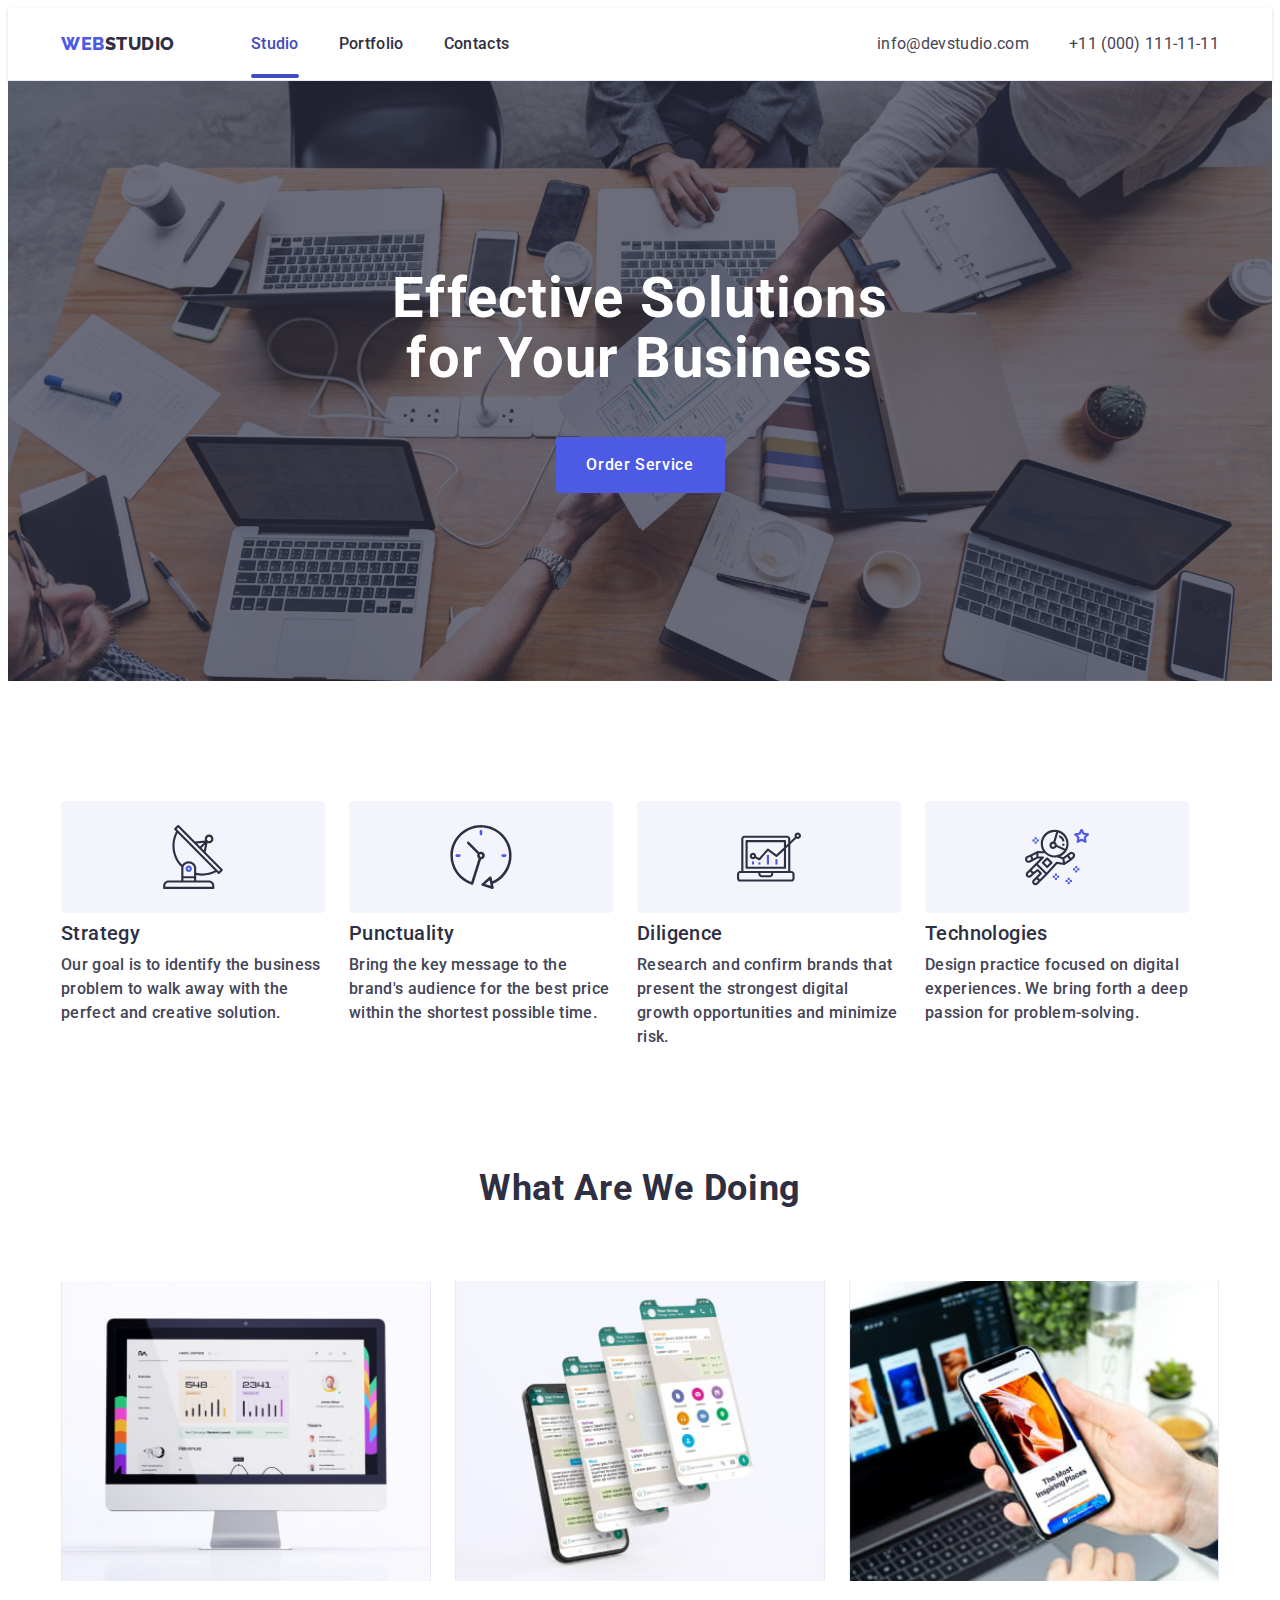
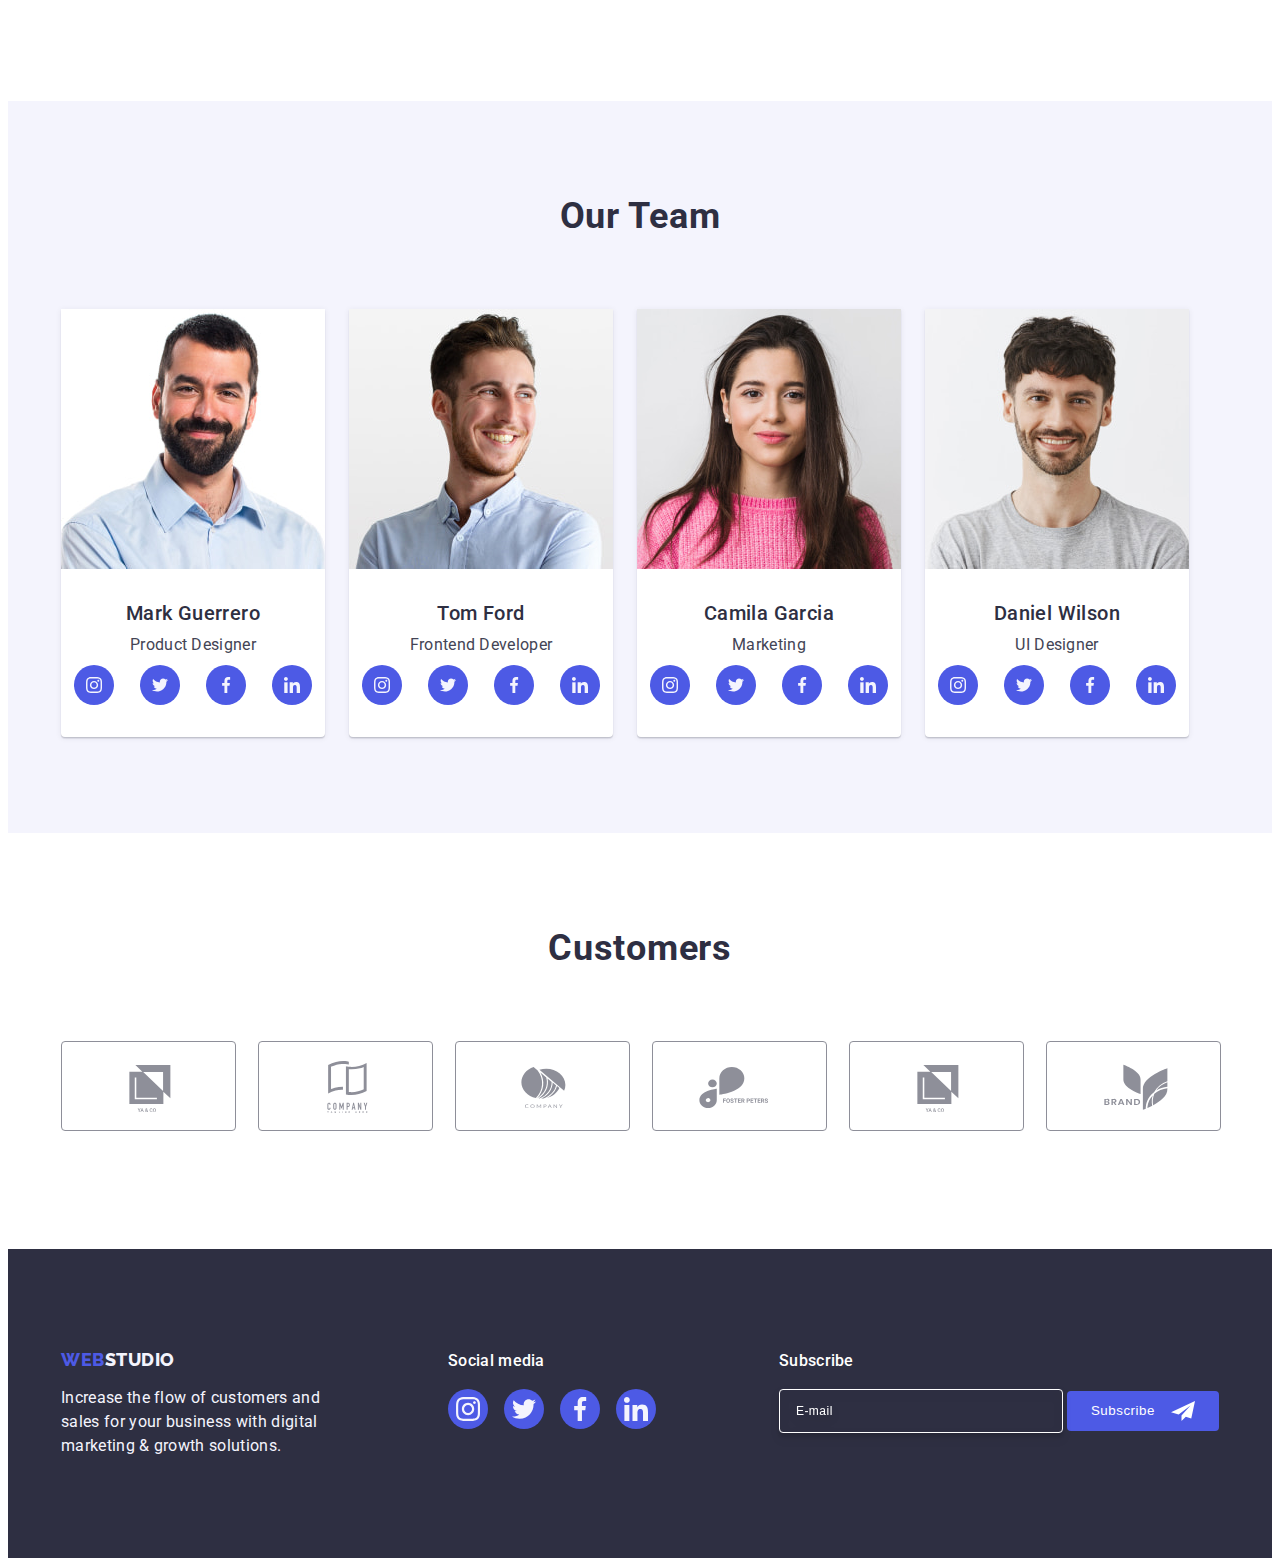
<file: index.html>
<!DOCTYPE html>
<html lang="en">

<head>
    <meta charset="UTF-8" />
    <link rel="preconnect" href="https://fonts.googleapis.com">
    <link rel="preconnect" href="https://fonts.gstatic.com" crossorigin>
    <link
        href="https://fonts.googleapis.com/css2?family=Raleway:wght@800&family=Roboto:wght@400;500;700;900&display=swap"
        rel="stylesheet">
    <meta name="viewport" content="width=device-width, initial-scale=1.0" />
    <title>Web Studio</title>
    <link rel="stylesheet" href="https://cdnjs.cloudflare.com/ajax/libs/modern-normalize/2.0.0/modern-normalize.min.css"
        integrity="sha512-4xo8blKMVCiXpTaLzQSLSw3KFOVPWhm/TRtuPVc4WG6kUgjH6J03IBuG7JZPkcWMxJ5huwaBpOpnwYElP/m6wg=="
        crossorigin="anonymous" referrerpolicy="no-referrer" />
    <link rel="stylesheet" href="./css/adaptive.css" />
</head>

<body>
    <header class="header">
        <div class="container-header container">
            <nav class="navbar">
                <a class="navbar-logo link" href="./index.html">Web<span class="navbar-span link">Studio</span></a>
                <ul class="list navbar-list">
                    <li><a class="navbar-link link current" href="./index.html">Studio</a></li>
                    <li><a class="navbar-link link" href="./portfolio.html">Portfolio</a></li>
                    <li><a class="navbar-link link" href="">Contacts</a></li>
                </ul>
                <address class="header-address">
                    <ul class="list address-list">
                        <li><a class="address-link link" href="mailto:info@devstudio.com">info@devstudio.com</a></li>
                        <li><a class="address-link link" href="tel:+110001111111">+11 (000) 111-11-11</a></li>
                    </ul>
                </address>
            </nav>

            <button class="menu-toggle js-open-menu" aria-controls="mobile-menu" aria-expanded="false">
                <svg class="icon-header-menu" width="32" height="22">
                    <use href="./images/icons.svg#icon-menu"></use>
                </svg>
            </button>
        </div>
    </header>
    <main>
        <section class="container section-solution">
            <div class=" container-solution">
                <h1 class="title-solution">Effective Solutions for Your Business</h1>
                <button class="button-solution" type="button" data-modal-open>Order Service</button>
            </div>
        </section>
        <section class="section-benefit">
            <div class="container">
                <h2 class="visually-hidden">Benefit</h2>
                <ul class="list container-benefit">
                    <li class="benefits-list">
                        <div class="benefits-icons">
                            <svg class="icon" width="64" height="64">
                                <use href="./images/icons.svg#icon-antenna"></use>
                            </svg>
                        </div>
                        <h3 class="title-benefit">Strategy</h3>
                        <p class="text-benefit">
                            Our goal is to identify the business problem to walk away with the
                            perfect and creative solution.
                        </p>
                    </li>
                    <li class="benefits-list">
                        <div class="benefits-icons">
                            <svg class="icon" width="64" height="64">
                                <use href="./images/icons.svg#icon-clock"></use>
                            </svg>
                        </div>
                        <h3 class="title-benefit">Punctuality</h3>
                        <p class="text-benefit">
                            Bring the key message to the brand's audience for the best price
                            within the shortest possible time.
                        </p>
                    </li>
                    <li class="benefits-list">
                        <div class="benefits-icons">
                            <svg class="icon" width="64" height="64">
                                <use href="./images/icons.svg#icon-diagram"></use>
                            </svg>
                        </div>
                        <h3 class="title-benefit">Diligence</h3>
                        <p class="text-benefit">
                            Research and confirm brands that present the strongest digital
                            growth opportunities and minimize risk.
                        </p>
                    </li>
                    <li class="benefits-list">
                        <div class="benefits-icons">
                            <svg class="icon" width="64" height="64">
                                <use href="./images/icons.svg#icon-astronaut"></use>
                            </svg>
                        </div>
                        <h3 class="title-benefit">Technologies</h3>
                        <p class="text-benefit">
                            Design practice focused on digital experiences. We bring forth a
                            deep passion for problem-solving.
                        </p>
                    </li>
                </ul>
            </div>
        </section>
        <section class="section-doing">
            <div class="container">
                <h2 class="title-doing">What are we doing</h2>
                <ul class="list container-doing">
                    <li class="list-doing">
                        <img srcset="./images/main_page/Rectangle.jpg 1x, ./images/main_page/Rectangle@2x.jpg 2x"
                            src="./images/main_page/Rectangle.jpg" width="360" height="300"
                            alt="White monitor with grafics" />
                    </li>
                    <li class="list-doing">
                        <img srcset="./images/main_page/Rectangle1.jpg 1x, ./images/main_page/Rectangle1@2x.jpg 2x"
                            src="./images/main_page/Rectangle1.jpg" width="360" height="300"
                            alt="Phone screen with whatsapp tabs" />
                    </li>
                    <li class="list-doing">
                        <img srcset="./images/main_page/Rectangle2.jpg 1x, ./images/main_page/Rectangle2@2x.jpg 2x"
                            src="./images/main_page/Rectangle2.jpg" width="360" height="300"
                            alt="The phone in the hands on the background of the laptop" />
                    </li>
                </ul>
            </div>
        </section>
        <section class="section-ourteam">
            <div class="container">
                <h2 class="ourteam">Our Team</h2>
                <ul class="list container-ourteam">
                    <li class="list-ourteam">
                        <img srcset="./images/main_page/Our_Team.jpg 1x, ./images/main_page/Our_Team@2x.jpg 2x"
                            src="./images/main_page/Our_Team.jpg" width="264" height="260"
                            alt="A man with a black beard" />
                        <div class="container-list-ourteam">
                            <h3 class="title-ourteam">Mark Guerrero</h3>
                            <p class="text-ourteam">Product Designer</p>
                            <ul class="list icons-list-ourteam">
                                <li class="icons-ourteam">
                                    <a class="link link-ourteam" tabindex="0" href="">
                                        <svg class="icon icon-ourteam" width="16" height="16">
                                            <use href="./images/icons.svg#icon-instagram"></use>
                                        </svg>
                                    </a>
                                </li>
                                <li class="icons-ourteam">
                                    <a class="link link-ourteam" tabindex="0" href="">
                                        <svg class="icon icon-ourteam" width="16" height="16">
                                            <use href="./images/icons.svg#icon-twitter"></use>
                                        </svg>
                                    </a>
                                </li>
                                <li class="icons-ourteam">
                                    <a class="link link-ourteam" tabindex="0" href="">
                                        <svg class="icon icon-ourteam" width="16" height="16">
                                            <use href="./images/icons.svg#icon-facebook"></use>
                                        </svg>
                                    </a>
                                </li>
                                <li class="icons-ourteam">
                                    <a class="link link-ourteam" tabindex="0" href="">
                                        <svg class="icon icon-ourteam" width="16" height="16">
                                            <use href="./images/icons.svg#icon-linkedin"></use>
                                        </svg>
                                    </a>
                                </li>
                            </ul>
                        </div>
                    </li>
                    <li class="list-ourteam">
                        <img srcset="./images/main_page/Our_Team1.jpg 1x, ./images/main_page/Our_Team1@2x.jpg 2x"
                            src="./images/main_page/Our_Team1.jpg" width="264" height="260"
                            alt="A man with a red beard" />
                        <div class="container-list-ourteam">
                            <h3 class="title-ourteam">Tom Ford</h3>
                            <p class="text-ourteam">Frontend Developer</p>
                            <ul class="list icons-list-ourteam">
                                <li class="icons-ourteam">
                                    <a class="link link-ourteam" tabindex="0" href="">
                                        <svg class="icon icon-ourteam" width="16" height="16">
                                            <use href="./images/icons.svg#icon-instagram"></use>
                                        </svg>
                                    </a>
                                </li>
                                <li class="icons-ourteam">
                                    <a class="link link-ourteam" tabindex="0" href="">
                                        <svg class="icon icon-ourteam" width="16" height="16">
                                            <use href="./images/icons.svg#icon-twitter"></use>
                                        </svg>
                                    </a>
                                </li>
                                <li class="icons-ourteam">
                                    <a class="link link-ourteam" tabindex="0" href="">
                                        <svg class="icon icon-ourteam" width="16" height="16">
                                            <use href="./images/icons.svg#icon-facebook"></use>
                                        </svg>
                                    </a>
                                </li>
                                <li class="icons-ourteam">
                                    <a class="link link-ourteam" tabindex="0" href="">
                                        <svg class="icon icon-ourteam" width="16" height="16">
                                            <use href="./images/icons.svg#icon-linkedin"></use>
                                        </svg>
                                    </a>
                                </li>
                            </ul>
                        </div>
                    </li>
                    <li class="list-ourteam">
                        <img srcset="./images/main_page/Our_Team2.jpg 1x, ./images/main_page/Our_Team2@2x.jpg 2x"
                            src="./images/main_page/Our_Team2.jpg" width="264" height="260"
                            alt="The girl in a pink sweater" />
                        <div class="container-list-ourteam">
                            <h3 class="title-ourteam">Camila Garcia</h3>
                            <p class="text-ourteam">Marketing</p>
                            <ul class="list icons-list-ourteam">
                                <li class="icons-ourteam">
                                    <a class="link link-ourteam" tabindex="0" href="">
                                        <svg class="icon icon-ourteam" width="16" height="16">
                                            <use href="./images/icons.svg#icon-instagram"></use>
                                        </svg>
                                    </a>
                                </li>
                                <li class="icons-ourteam">
                                    <a class="link link-ourteam" tabindex="0" href="">
                                        <svg class="icon icon-ourteam" width="16" height="16">
                                            <use href="./images/icons.svg#icon-twitter"></use>
                                        </svg>
                                    </a>
                                </li>
                                <li class="icons-ourteam">
                                    <a class="link link-ourteam" tabindex="0" href="">
                                        <svg class="icon icon-ourteam" width="16" height="16">
                                            <use href="./images/icons.svg#icon-facebook"></use>
                                        </svg>
                                    </a>
                                </li>
                                <li class="icons-ourteam">
                                    <a class="link link-ourteam" tabindex="0" href="">
                                        <svg class="icon icon-ourteam" width="16" height="16">
                                            <use href="./images/icons.svg#icon-linkedin"></use>
                                        </svg>
                                    </a>
                                </li>
                            </ul>
                        </div>
                    </li>
                    <li class="list-ourteam">
                        <img srcset="./images/main_page/Our_Team3.jpg 1x, ./images/main_page/Our_Team3@2x.jpg 2x"
                            src="./images/main_page/Our_Team3.jpg" width="264" height="260"
                            alt="A man with short black stubble" />
                        <div class="container-list-ourteam">
                            <h3 class="title-ourteam">Daniel Wilson</h3>
                            <p class="text-ourteam">UI Designer</p>
                            <ul class="list icons-list-ourteam">
                                <li class="icons-ourteam">
                                    <a class="link link-ourteam" tabindex="0" href="">
                                        <svg class="icon icon-ourteam" width="16" height="16">
                                            <use href="./images/icons.svg#icon-instagram"></use>
                                        </svg>
                                    </a>
                                </li>
                                <li class="icons-ourteam">
                                    <a class="link link-ourteam" tabindex="0" href="">
                                        <svg class="icon icon-ourteam" width="16" height="16">
                                            <use href="./images/icons.svg#icon-twitter"></use>
                                        </svg>
                                    </a>
                                </li>
                                <li class="icons-ourteam">
                                    <a class="link link-ourteam" tabindex="0" href="">
                                        <svg class="icon icon-ourteam" width="16" height="16">
                                            <use href="./images/icons.svg#icon-facebook"></use>
                                        </svg>
                                    </a>
                                </li>
                                <li class="icons-ourteam">
                                    <a class="link link-ourteam" tabindex="0" href="">
                                        <svg class="icon icon-ourteam" width="16" height="16">
                                            <use href="./images/icons.svg#icon-linkedin"></use>
                                        </svg>
                                    </a>
                                </li>
                            </ul>
                        </div>
                    </li>
                </ul>
            </div>
        </section>
        <section class="customers">
            <div class="container">
                <h2 class="customers-text">Customers</h2>
                <ul class="list customers-list">
                    <li class="list-customers">
                        <a href="" class="link link-customers">
                            <svg class="icon icon-customers" width="104" height="56">
                                <use href="./images/icons.svg#icon-Cust1"></use>
                            </svg>
                        </a>
                    </li>
                    <li class="list-customers">
                        <a href="" class="link link-customers">
                            <svg class="icon icon-customers" width="104" height="56">
                                <use href="./images/icons.svg#icon-Cust2"></use>
                            </svg>
                        </a>
                    </li>
                    <li class="list-customers">
                        <a href="" class="link link-customers">
                            <svg class="icon icon-customers" width="104" height="56">
                                <use href="./images/icons.svg#icon-Cust3"></use>
                            </svg>
                        </a>
                    </li>
                    <li class="list-customers">
                        <a href="" class="link link-customers">
                            <svg class="icon icon-customers" width="104" height="56">
                                <use href="./images/icons.svg#icon-Cust4"></use>
                            </svg>
                        </a>
                    </li>
                    <li class="list-customers">
                        <a href="" class="link link-customers">
                            <svg class="icon icon-customers" width="104" height="56">
                                <use href="./images/icons.svg#icon-Cust1"></use>
                            </svg>
                        </a>
                    </li>
                    <li class="list-customers">
                        <a href="" class="link link-customers">
                            <svg class="icon icon-customers" width="104" height="56">
                                <use href="./images/icons.svg#icon-Cust5"></use>
                            </svg>
                        </a>
                    </li>
                </ul>
            </div>
        </section>
    </main>
    <footer class="footer">
        <div class="container footer-container">
            <div class="footer-left">
                <a class="footer-logo link" href="./index.html">Web<span class="footer-span link">Studio</span></a>
                <p class="footer-text">
                    Increase the flow of customers and sales for your business with digital
                    marketing & growth solutions.
                </p>
            </div>
            <div class="footer-social">
                <p class="social-text">Social media</p>
                <ul class="list icons-list-ourteam footer-list">
                    <li class="icons-ourteam footer-fix">
                        <a class="link link-ourteam footer-social-link" tabindex="0" href="">
                            <svg class="icon icon-ourteam" width="24" height="24">
                                <use href="./images/icons.svg#icon-instagram"></use>
                            </svg>
                        </a>
                    </li>
                    <li class="icons-ourteam footer-fix">
                        <a class="link link-ourteam footer-social-link" tabindex="0" href="">
                            <svg class="icon icon-ourteam" width="24" height="24">
                                <use href="./images/icons.svg#icon-twitter"></use>
                            </svg>
                        </a>
                    </li>
                    <li class="icons-ourteam footer-fix">
                        <a class="link link-ourteam footer-social-link" tabindex="0" href="">
                            <svg class="icon icon-ourteam" width="24" height="24">
                                <use href="./images/icons.svg#icon-facebook"></use>
                            </svg>
                        </a>
                    </li>
                    <li class="icons-ourteam footer-fix">
                        <a class="link link-ourteam footer-social-link" tabindex="0" href="">
                            <svg class="icon icon-ourteam" width="24" height="24">
                                <use href="./images/icons.svg#icon-linkedin"></use>
                            </svg>
                        </a>
                    </li>
                </ul>
            </div>
            <div class="footer-subscribe">
                <p class="social-text">Subscribe</p>
                <form class="footer-form" name="Subscribe_footer" autocomplete="off">
                    <label class="subscribe-footer-label">
                        <input class="form-input-footer" type="email" name="subscribe" placeholder="E-mail" />
                    </label>
                    <button class="footer-button" type="submit">
                        Subscribe
                        <svg class="icon icon-footer" width="24" height="24">
                            <use href="./images/icons.svg#icon-Subscribe"></use>
                        </svg>
                    </button>
                </form>
            </div>
        </div>
    </footer>
    <div data-modal class="modal-container is-hidden">
        <div class="modal">
            <button class="modal-button" type="button" data-modal-close>
                <svg class="icon modal-icon" width="8" height="8">
                    <use href="./images/icons.svg#icon-close-black"></use>
                </svg>
            </button>
            <p class="modal-paragraph">Leave your contacts and we will call you back</p>
            <form class="form-container">
                <div class="modal-inputs">
                    <label for="user-name" class="label-name">
                        Name
                    </label>
                    <div class="name-container">
                        <input id='user-name' type="text" name="user-name" class="input-name">
                        <svg width="18" height="24" class="person-icon-svg">
                            <use href="./images/icons.svg#icon-person-black"></use>
                        </svg>
                    </div>
                </div>

                <div class="modal-inputs">
                    <label for="user-phone" class="label-name">
                        Phone
                    </label>
                    <div class="name-container">
                        <input id='user-phone' type="text" name="user-phone" class="input-name">
                        <svg width="18" height="24" class="person-icon-svg">
                            <use href="./images/icons.svg#icon-phone-black"></use>
                        </svg>
                    </div>
                </div>

                <div class="modal-inputs">
                    <label for="user-email" class="label-name">
                        Email
                    </label>
                    <div class="name-container">
                        <input id='user-email' type="text" name="user-email" class="input-name">
                        <svg width="18" height="24" class="person-icon-svg">
                            <use href="./images/icons.svg#icon-email-black"></use>
                        </svg>
                    </div>
                </div>

                <div class="comment-input">
                    <label for="user-comment" class="label-name">
                        Comment
                    </label>
                    <textarea name="user-comment" id="user-comment" placeholder="Text input"
                        class="comment-text"></textarea>
                </div>
                <div class="accept-privat">
                    <input type="checkbox" name="user-privacy" id="user-privacy" value="true"
                        class="accept-input visually-hidden">
                    <label for="user-privacy" class="accept-label">

                        <span class="accept-span">
                            <svg width="10" height="8" class="svg-accept">
                                <use href="./images/icons.svg#icon-vector"></use>
                            </svg>
                        </span>
                        I accept the terms and conditions of the
                        <a href="" class="privacy-text">Privacy Policy</a>
                    </label>
                </div>
                <button class="modal-send" type="submit">Send</button>
            </form>
        </div>
    </div>
    <div class="menu-container js-menu-container" id="mobile-menu">
        <button class="menu-toggle js-close-menu">
            <svg class="modal-icon icon" width="8" height="8">
                <use href="./images/icons.svg#icon-close-black"></use>
            </svg>
        </button>
        <div class="mobile-container">
            <ul class="list mobile-menu">
                <li><a href="./index.html" class="link-mobile-menu current-mobile link">Studio</a></li>
                <li><a href="./portfolio.html" class="link-mobile-menu link">Portfolio</a></li>
                <li><a href="" class="link-mobile-menu link">Contacts</a></li>
            </ul>
            <address class="adress-mobile">
                <ul class="list adress-mobile-list">
                    <li><a class="address-mobile-phone link" href="tel:+110001111111">+11 (000) 111-11-11</a></li>
                    <li><a class="address-mobile-mail link" href="mailto:info@devstudio.com">info@devstudio.com</a></li>
                </ul>
            </address>
            <ul class="list mobile-social-list">
                <li class="icons-ourteam footer-fix">
                    <a class="link link-ourteam footer-social-link" tabindex="0" href="">
                        <svg class="icon icon-ourteam" width="24" height="24">
                            <use href="./images/icons.svg#icon-instagram"></use>
                        </svg>
                    </a>
                </li>
                <li class="icons-ourteam footer-fix">
                    <a class="link link-ourteam footer-social-link" tabindex="0" href="">
                        <svg class="icon icon-ourteam" width="24" height="24">
                            <use href="./images/icons.svg#icon-twitter"></use>
                        </svg>
                    </a>
                </li>
                <li class="icons-ourteam footer-fix">
                    <a class="link link-ourteam footer-social-link" tabindex="0" href="">
                        <svg class="icon icon-ourteam" width="24" height="24">
                            <use href="./images/icons.svg#icon-facebook"></use>
                        </svg>
                    </a>
                </li>
                <li class="icons-ourteam footer-fix">
                    <a class="link link-ourteam footer-social-link" tabindex="0" href="">
                        <svg class="icon icon-ourteam" width="24" height="24">
                            <use href="./images/icons.svg#icon-linkedin"></use>
                        </svg>
                    </a>
                </li>
            </ul>
        </div>
    </div>
    <script src="./js/modal.js"></script>
    <script defer src="js/mobile-menu.js"></script>
</body>

</html>
</file>
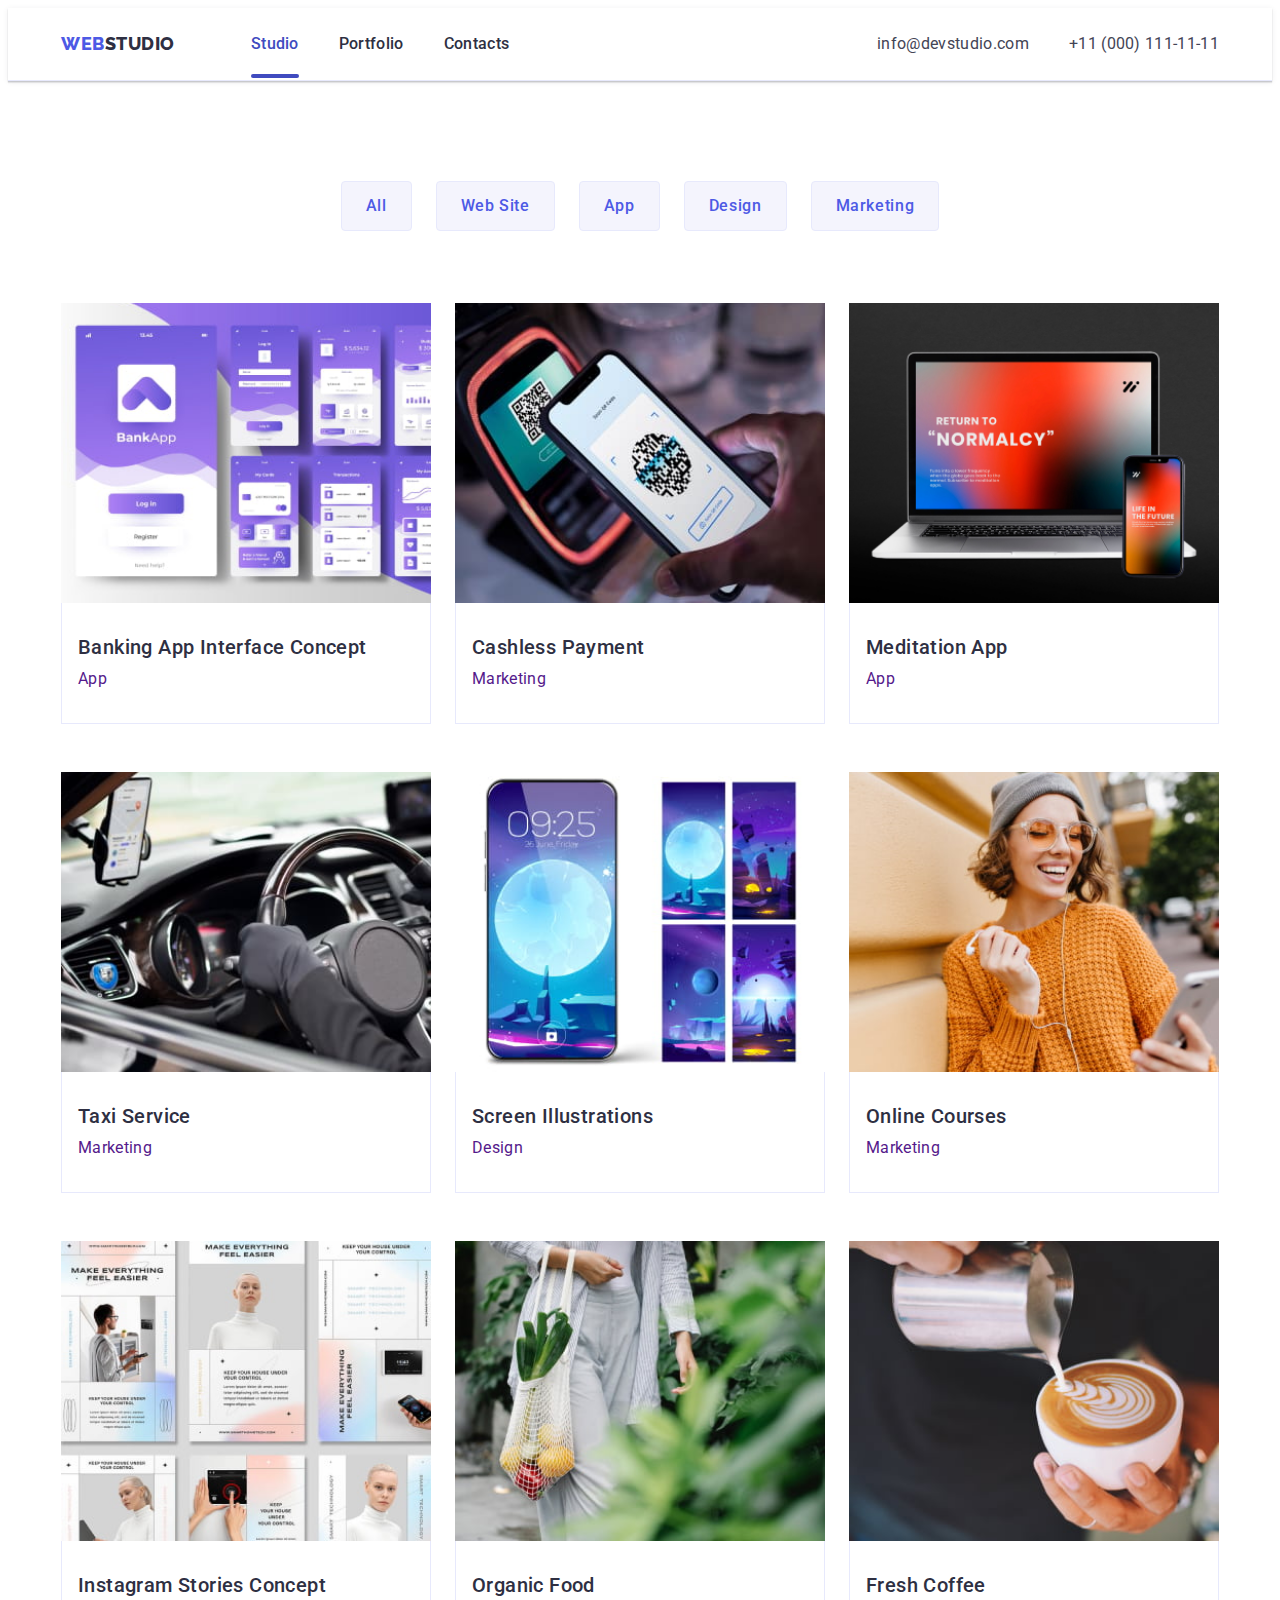
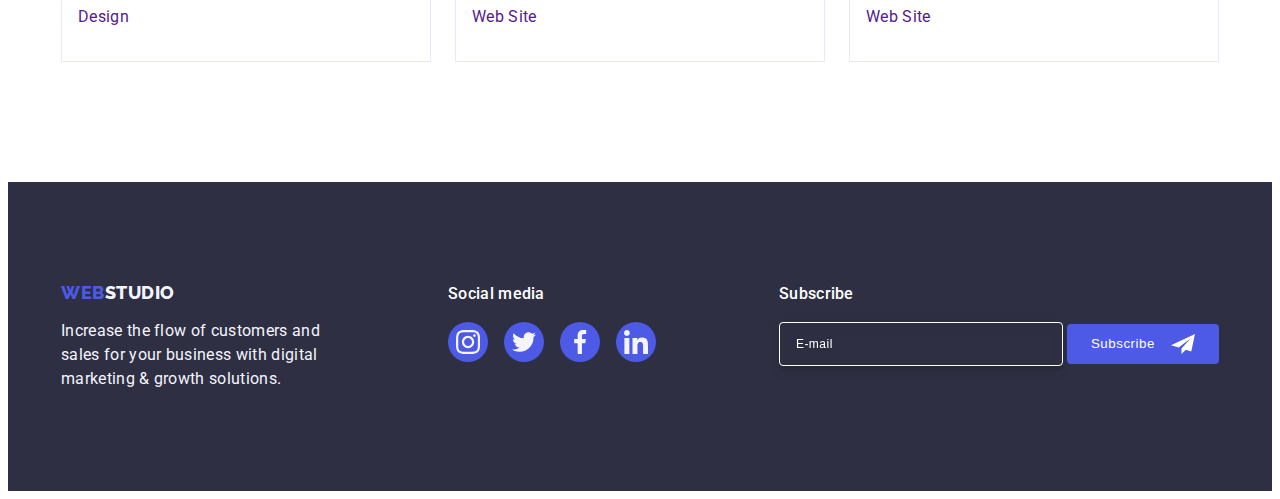
<file: portfolio.html>
<!DOCTYPE html>
<html lang="en">

<head>
    <meta charset="UTF-8">
    <link rel="preconnect" href="https://fonts.googleapis.com">
    <link rel="preconnect" href="https://fonts.gstatic.com" crossorigin>
    <link
        href="https://fonts.googleapis.com/css2?family=Raleway:wght@800&family=Roboto:wght@400;500;700;900&display=swap"
        rel="stylesheet">
    <meta name="viewport" content="width=device-width, initial-scale=1.0">
    <title>Portfolio</title>
    <link rel="stylesheet" href="https://cdnjs.cloudflare.com/ajax/libs/modern-normalize/2.0.0/modern-normalize.min.css"
        integrity="sha512-4xo8blKMVCiXpTaLzQSLSw3KFOVPWhm/TRtuPVc4WG6kUgjH6J03IBuG7JZPkcWMxJ5huwaBpOpnwYElP/m6wg=="
        crossorigin="anonymous" referrerpolicy="no-referrer" />
    <link rel="stylesheet" href="./css/adaptive.css" />
</head>

<body>
    <header class="header">
        <div class="container-header container">
            <nav class="navbar">
                <a class="navbar-logo link" href="./index.html">Web<span class="navbar-span link">Studio</span></a>
                <ul class="list navbar-list">
                    <li><a class="navbar-link link current" href="./index.html">Studio</a></li>
                    <li><a class="navbar-link link" href="./portfolio.html">Portfolio</a></li>
                    <li><a class="navbar-link link" href="">Contacts</a></li>
                </ul>
                <address class="header-address">
                    <ul class="list address-list">
                        <li><a class="address-link link" href="mailto:info@devstudio.com">info@devstudio.com</a></li>
                        <li><a class="address-link link" href="tel:+110001111111">+11 (000) 111-11-11</a></li>
                    </ul>
                </address>
            </nav>

            <button class="menu-toggle js-open-menu" aria-controls="mobile-menu" aria-expanded="false">
                <svg class="icon-header-menu" width="32" height="22">
                    <use href="./images/icons.svg#icon-menu"></use>
                </svg>
            </button>
        </div>
    </header>



    <main>
        <section class="portfolio-section">
            <div class="container">
                <h1 class="visually-hidden">Portfolio</h1>
                <ul class="list button-list-portfolio">
                    <li class=""><button class="portfolio-button" type="button">All</button></li>
                    <li class=""><button class="portfolio-button" type="button">Web Site</button>
                    </li>
                    <li class=""><button class="portfolio-button" type="button">App</button></li>
                    <li class=""><button class="portfolio-button" type="button">Design</button>
                    </li>
                    <li class=""><button class="portfolio-button" type="button">Marketing</button>
                    </li>
                </ul>
                <ul class="list portfolio-aplication">
                    <li class="aplication-list">
                        <a class="link link-portfolio" href="">
                            <div class="aplication-slide">
                                <img srcset="./images/portfolio/im1.jpg 1x, ./images/portfolio/im1@2x.jpg 2x"
                                    src="./images/portfolio/im1.jpg" width="360" height="300"
                                    alt="banking application on the phone" />
                                <p class="hidden-paragraph">
                                    14 Stylish and User-Friendly App Design Concepts · Task
                                    Manager App · Calorie Tracker App · Exotic Fruit Ecommerce App ·
                                    Cloud Storage App
                                </p>
                            </div>
                            <div class="aplication">
                                <h2 class="portfolio-title">Banking App Interface Concept</h2>
                                <p class="portfolio-text">App</p>
                            </div>
                        </a>
                    </li>
                    <li class="aplication-list">
                        <a class="link link-portfolio" href="">
                            <div class="aplication-slide">
                                <img srcset="./images/portfolio/im2.jpg 1x, ./images/portfolio/im2@2x.jpg 2x"
                                    src="./images/portfolio/im2.jpg" width="360" height="300"
                                    alt="reading the QR code for payment" />
                                <p class="hidden-paragraph">
                                    14 Stylish and User-Friendly App Design Concepts · Task
                                    Manager App · Calorie Tracker App · Exotic Fruit Ecommerce App ·
                                    Cloud Storage App
                                </p>
                            </div>
                            <div class="aplication">
                                <h2 class="portfolio-title">Cashless Payment</h2>
                                <p class="portfolio-text">Marketing</p>
                            </div>
                        </a>
                    </li>
                    <li class="aplication-list">
                        <a class="link link-portfolio" href="">
                            <div class="aplication-slide">
                                <img srcset="./images/portfolio/im3.jpg 1x, ./images/portfolio/im3@2x.jpg 2x"
                                    src="./images/portfolio/im3.jpg" width="360" height="300"
                                    alt="laptop and smartphone on a black background" />
                                <p class="hidden-paragraph">
                                    14 Stylish and User-Friendly App Design Concepts · Task
                                    Manager App · Calorie Tracker App · Exotic Fruit Ecommerce App ·
                                    Cloud Storage App
                                </p>
                            </div>
                            <div class="aplication">
                                <h2 class="portfolio-title">Meditation App</h2>
                                <p class="portfolio-text">App</p>
                            </div>
                        </a>
                    </li>
                    <li class="aplication-list">
                        <a class="link link-portfolio" href="">
                            <div class="aplication-slide">
                                <img srcset="./images/portfolio/im4.jpg 1x, ./images/portfolio/im4@2x.jpg 2x"
                                    src="./images/portfolio/im4.jpg" width="360" height="300"
                                    alt="using navigation while driving" />
                                <p class="hidden-paragraph">
                                    14 Stylish and User-Friendly App Design Concepts · Task
                                    Manager App · Calorie Tracker App · Exotic Fruit Ecommerce App ·
                                    Cloud Storage App
                                </p>
                            </div>
                            <div class="aplication">
                                <h2 class="portfolio-title">Taxi Service</h2>
                                <p class="portfolio-text">Marketing</p>
                            </div>
                        </a>
                    </li>
                    <li class="aplication-list">
                        <a class="link link-portfolio" href="">
                            <div class="aplication-slide">
                                <img srcset="./images/portfolio/im5.jpg 1x, ./images/portfolio/im5@2x.jpg 2x"
                                    src="./images/portfolio/im5.jpg" width="360" height="300"
                                    alt="change phone wallpaper" />
                                <p class="hidden-paragraph">
                                    14 Stylish and User-Friendly App Design Concepts · Task
                                    Manager App · Calorie Tracker App · Exotic Fruit Ecommerce App ·
                                    Cloud Storage App
                                </p>
                            </div>
                            <div class="aplication">
                                <h2 class="portfolio-title">Screen Illustrations</h2>
                                <p class="portfolio-text">Design</p>
                            </div>
                        </a>
                    </li>
                    <li class="aplication-list">
                        <a class="link link-portfolio" href="">
                            <div class="aplication-slide">
                                <img srcset="./images/portfolio/im6.jpg 1x, ./images/portfolio/im6@2x.jpg 2x"
                                    src="./images/portfolio/im6.jpg" width="360" height="300"
                                    alt="the girl is talking on a video call from the phone" />
                                <p class="hidden-paragraph">
                                    14 Stylish and User-Friendly App Design Concepts · Task
                                    Manager App · Calorie Tracker App · Exotic Fruit Ecommerce App ·
                                    Cloud Storage App
                                </p>
                            </div>
                            <div class="aplication">
                                <h2 class="portfolio-title">Online Courses</h2>
                                <p class="portfolio-text">Marketing</p>
                            </div>
                        </a>
                    </li>
                    <li class="aplication-list">
                        <a class="link link-portfolio" href="">
                            <div class="aplication-slide">
                                <img srcset="./images/portfolio/im7.jpg 1x, ./images/portfolio/im7@2x.jpg 2x"
                                    src="./images/portfolio/im7.jpg" width="360" height="300"
                                    alt="using a smart home app" />
                                <p class="hidden-paragraph">
                                    14 Stylish and User-Friendly App Design Concepts · Task
                                    Manager App · Calorie Tracker App · Exotic Fruit Ecommerce App ·
                                    Cloud Storage App
                                </p>
                            </div>
                            <div class="aplication">
                                <h2 class="portfolio-title">Instagram Stories Concept</h2>
                                <p class="portfolio-text">Design</p>
                            </div>
                        </a>
                    </li>
                    <li class="aplication-list">
                        <a class="link link-portfolio" href="">
                            <div class="aplication-slide">
                                <img srcset="./images/portfolio/im8.jpg 1x, ./images/portfolio/im8@2x.jpg 2x"
                                    src="./images/portfolio/im8.jpg" width="360" height="300"
                                    alt="a woman leaves with bought vegetables" />
                                <p class="hidden-paragraph">
                                    14 Stylish and User-Friendly App Design Concepts · Task
                                    Manager App · Calorie Tracker App · Exotic Fruit Ecommerce App ·
                                    Cloud Storage App
                                </p>
                            </div>
                            <div class="aplication">
                                <h2 class="portfolio-title">Organic Food</h2>
                                <p class="portfolio-text">Web Site</p>
                            </div>
                        </a>
                    </li>
                    <li class="aplication-list">
                        <a class="link link-portfolio" href="">
                            <div class="aplication-slide">
                                <img srcset="./images/portfolio/im9.jpg 1x, ./images/portfolio/im9@2x.jpg 2x"
                                    src="./images/portfolio/im9.jpg" width="360" height="300"
                                    alt="the barista makes a pattern of milk on top of the coffee" />
                                <p class="hidden-paragraph">
                                    14 Stylish and User-Friendly App Design Concepts · Task
                                    Manager App · Calorie Tracker App · Exotic Fruit Ecommerce App ·
                                    Cloud Storage App
                                </p>
                            </div>
                            <div class="aplication">
                                <h2 class="portfolio-title">Fresh Coffee</h2>
                                <p class="portfolio-text">Web Site</p>
                            </div>
                        </a>
                    </li>
                </ul>
            </div>
        </section>
    </main>

    <footer class="footer">
        <div class="container footer-container">
            <div class="footer-left">
                <a class="footer-logo link" href="./index.html">Web<span class="footer-span link">Studio</span></a>
                <p class="footer-text">
                    Increase the flow of customers and sales for your business with digital
                    marketing & growth solutions.
                </p>
            </div>
            <div class="footer-social">
                <p class="social-text">Social media</p>
                <ul class="list icons-list-ourteam footer-list">
                    <li class="icons-ourteam footer-fix">
                        <a class="link link-ourteam footer-social-link" tabindex="0" href="">
                            <svg class="icon icon-ourteam" width="24" height="24">
                                <use href="./images/icons.svg#icon-instagram"></use>
                            </svg>
                        </a>
                    </li>
                    <li class="icons-ourteam footer-fix">
                        <a class="link link-ourteam footer-social-link" tabindex="0" href="">
                            <svg class="icon icon-ourteam" width="24" height="24">
                                <use href="./images/icons.svg#icon-twitter"></use>
                            </svg>
                        </a>
                    </li>
                    <li class="icons-ourteam footer-fix">
                        <a class="link link-ourteam footer-social-link" tabindex="0" href="">
                            <svg class="icon icon-ourteam" width="24" height="24">
                                <use href="./images/icons.svg#icon-facebook"></use>
                            </svg>
                        </a>
                    </li>
                    <li class="icons-ourteam footer-fix">
                        <a class="link link-ourteam footer-social-link" tabindex="0" href="">
                            <svg class="icon icon-ourteam" width="24" height="24">
                                <use href="./images/icons.svg#icon-linkedin"></use>
                            </svg>
                        </a>
                    </li>
                </ul>
            </div>
            <div class="footer-subscribe">
                <p class="social-text">Subscribe</p>
                <form class="footer-form" name="Subscribe_footer" autocomplete="off">
                    <label class="subscribe-footer-label">
                        <input class="form-input-footer" type="email" name="subscribe" placeholder="E-mail" />
                    </label>
                    <button class="footer-button" type="submit">
                        Subscribe
                        <svg class="icon icon-footer" width="24" height="24">
                            <use href="./images/icons.svg#icon-Subscribe"></use>
                        </svg>
                    </button>
                </form>
            </div>
        </div>
    </footer>
    <div class="menu-container js-menu-container" id="mobile-menu">
        <button class="menu-toggle js-close-menu">
            <svg class="modal-icon icon" width="8" height="8">
                <use href="./images/icons.svg#icon-close-black"></use>
            </svg>
        </button>
        <div class="mobile-container">
            <ul class="list mobile-menu">
                <li><a href="./index.html" class="link-mobile-menu  link">Studio</a></li>
                <li><a href="./portfolio.html" class="link-mobile-menu current-mobile link">Portfolio</a></li>
                <li><a href="" class="link-mobile-menu link">Contacts</a></li>
            </ul>
            <address class="adress-mobile">
                <ul class="list adress-mobile-list">
                    <li><a class="address-mobile-phone link" href="tel:+110001111111">+11 (000) 111-11-11</a></li>
                    <li><a class="address-mobile-mail link" href="mailto:info@devstudio.com">info@devstudio.com</a></li>
                </ul>
            </address>
            <ul class="list mobile-social-list">
                <li class="icons-ourteam footer-fix">
                    <a class="link link-ourteam footer-social-link" tabindex="0" href="">
                        <svg class="icon icon-ourteam" width="24" height="24">
                            <use href="./images/icons.svg#icon-instagram"></use>
                        </svg>
                    </a>
                </li>
                <li class="icons-ourteam footer-fix">
                    <a class="link link-ourteam footer-social-link" tabindex="0" href="">
                        <svg class="icon icon-ourteam" width="24" height="24">
                            <use href="./images/icons.svg#icon-twitter"></use>
                        </svg>
                    </a>
                </li>
                <li class="icons-ourteam footer-fix">
                    <a class="link link-ourteam footer-social-link" tabindex="0" href="">
                        <svg class="icon icon-ourteam" width="24" height="24">
                            <use href="./images/icons.svg#icon-facebook"></use>
                        </svg>
                    </a>
                </li>
                <li class="icons-ourteam footer-fix">
                    <a class="link link-ourteam footer-social-link" tabindex="0" href="">
                        <svg class="icon icon-ourteam" width="24" height="24">
                            <use href="./images/icons.svg#icon-linkedin"></use>
                        </svg>
                    </a>
                </li>
            </ul>
        </div>
    </div>
    <script defer src="js/mobile-menu.js"></script>
</body>

</html>
</file>
<file: css/adaptive.css>
:root{
    --first-font:"Roboto", sans-serif;
    --second-font:"Raleway", sans-serif;
    --iris:#4D5AE5;
    --cornflower: #E7E9FC;
    --ocean: #404BBF;
    --cloud: #F4F4FD;
    --light-slate: #8E8F99;
    --navy-blue:#2E2F42;
    --slate: #434455;
}

body{
    font-family: var(--first-font);
    color:#434455;
    background-color: #FFFFFF;
    font-size: 16px;
}
h1, h2, h3, h4, h5, h6, p {
	margin-top: 0;
	margin-bottom: 0;
}

ul, ol {
	margin-top: 0;
	margin-bottom: 0;
	padding-left: 0;
}
img{
    display: block;
}
/**
  |============================
  | MOBILE MAX 428
  |============================
*/
.container{
    max-width: 1158px;
    margin: 0 auto;
    padding: 0 16px 0 16px;
}
/**
  |============================
  | HEADER
  |============================
*/
.link{
    text-decoration: none;  
}
.navbar-logo{
    font-family: var(--second-font);
    font-weight: 800;
    font-size: 18px;
    line-height: 1.17;
    letter-spacing: 0.03em;
    text-transform: uppercase;
    color: #4d5ae5;
}
.navbar-list{
    display: inline-flex;
    gap: 40px;
    padding-top: 24px;
    padding-bottom: 24px;
}
.address-list{
    display: flex;
    gap: 40px;
    padding-top: 16px;
    padding-bottom: 16px;
}
.navbar-span{
    color: #2e2f42;
}
.list{
    list-style: none;
}
.navbar-link{
    font-weight: 500;
    line-height: 1.5;
    letter-spacing: 0.02em;
    color: #2e2f42;
    padding-top: 24px;
    padding-bottom: 24px;
    position: relative;
    transition: color 250ms cubic-bezier(0.4, 0, 0.2, 1);
}
.navbar-link:hover,
.navbar-link:focus,
.navbar-link.current{
    color:var(--ocean);
}
.navbar-link.current::after{
    content: "";
    position: absolute;
    left: 0;
    bottom: -1px;   

    width: 100%;
    height: 4px;
    border-radius: 2px;
    background-color: var(--ocean);
}
.header-address{
    font-style: normal;
}
.address-link{
    line-height: 1.5;
    letter-spacing: 0.02em;
    color:#434455;
    transition: color 250ms cubic-bezier(0.4, 0, 0.2, 1);
}
.address-link:hover,
.address-link:focus{
    color:var(--ocean);
}
.header{
    border-bottom: 1px solid #e7e9fc;
    box-shadow: 0px 1px 6px 0px rgba(46, 47, 66, 0.08), 0px 1px 1px 0px rgba(46, 47, 66, 0.16), 0px 2px 1px 0px rgba(46, 47, 66, 0.08);
}

.container-header{
    display: flex;
    align-items: center;

}
.navbar{
    display: flex;
    align-items: center;
    width: 100%;
    justify-content: space-between;
}
.menu-toggle{
    margin-left: auto;
    padding-top: 24px;
    padding-bottom: 24px;
    display: flex;
    align-items: center;
    justify-content: center;
    cursor: pointer;
    border: none;
    outline: none;
    background-color: transparent;
}
.icon-header-menu{
    stroke:var(--navy-blue);
}

/**
  |============================
  | SECTION SOLUTION (1)
  |============================
*/
.section-solution{
    background-color: #2E2F42;
    padding-top: 112px;
    padding-bottom: 112px;
    background-image: linear-gradient(rgba(46, 47, 66, 0.7), 
rgba(46, 47, 66, 0.7)), url(../images/main_page/hero-bg.jpg);
    max-width: 1158px;
    background-repeat: no-repeat;
    background-size: cover;
    background-position: center;
}
@media (min-resolution: 192dpi) {
  .section-solution {
    background-image: linear-gradient(rgba(46, 47, 66, 0.7), 
rgba(46, 47, 66, 0.7)), url(../images/main_page/hero-bg@2x.jpg);
  }
}
.container-solution{
    display: flex;
    flex-direction: column;
    align-items: center;
    justify-content: center;
    gap:72px;
}
.title-solution{
    font-size: 36px;
    font-weight: 700;
    line-height: 1.11;
    letter-spacing: 0.02em;
    text-align: center;
    color: #FFFFFF;
    max-width: 320px;
    text-transform: capitalize;
}

.button-solution{
    font-family: var(--first-font);
    background-color: var(--iris);
    font-weight: 500;
    line-height: 1.5;
    letter-spacing:0.04em;
    color: #FFFFFF;
    cursor: pointer;
    font-size: 16px;
    display: block;
    min-width: 169px;
    height: 56px;
    border: none;
    border-radius: 4px;
    transition: background-color 250ms cubic-bezier(0.4, 0, 0.2, 1);
}
.button-solution:hover,
.button-solution:focus{
    background-color:#404BBF;
}
/**
  |============================
  | BENEFIT (2)
  |============================
*/
.section-benefit{
    padding-top: 96px;
    padding-bottom: 96px;
}
.visually-hidden{
    position: absolute;
    width: 1px;
    height: 1px;
    margin: -1px;
    border: 0;
    padding: 0;
    white-space: nowrap;
    clip-path: inset(100%);
    clip: rect(0 0 0 0);
    overflow: hidden;
}
.container-benefit{
    display: flex;
    flex-direction: column;
    gap:72px;
}
.benefits-list{
    display: flex;
    flex-direction: column;
    align-items: center;
}
.title-benefit{
    font-size: 36px;
    font-weight: 700;
    line-height: 1.11;
    letter-spacing:  0.02em;
    color: #2e2f42;
    margin-bottom: 8px;
}
.text-benefit{
    line-height: 1.5;
    letter-spacing: 0.02em;
    font-weight: 500;
}
.benefits-icons{
    display: flex;
    align-items: center;
    justify-content: center;
    border-radius: 4px;
    background: var(--cloud);
    margin-bottom: 8px;
    height: 112px;

}

/**
  |============================
  | SECTION DOING (3)
  |============================
*/
.section-doing{
    padding-bottom: 120px;
}
.title-doing{
    font-size: 36px;
    font-weight: 700;
    line-height: 1.11;
    letter-spacing: 0.02em;
    text-align: center;
    text-transform: capitalize;
    color: #2E2F42;
    margin-bottom: 72px;
}
.container-doing{
    display: flex;
    gap:24px;
}
.list-doing{
    max-width: calc((100% - 48px) / 3);
    width: 100%;
}
.list-doing img{
    width: 100%;
    object-fit: cover;
}

/**
  |============================
  | OUR TEAM (4) 
  |============================
*/

.section-ourteam{
    background-color: #F4F4FD;
    padding-top: 96px;
    padding-bottom: 96px;
}
.ourteam{
    font-size: 36px;
    font-weight: 700;
    line-height: 1.11;
    letter-spacing:  0.02em;
    text-align: center;
    text-transform: capitalize;
    color: #2E2F42;
    margin-bottom: 72px;
}
.container-ourteam{
    display: flex;
    flex-direction: column;
    gap: 72px;
    align-items: center;
}
.list-ourteam{
    background-color: #FFFFFF;
    border-radius: 0px 0px 4px 4px;
    box-shadow: 0px 2px 1px 0px rgba(46, 47, 66, 0.08), 0px 1px 1px 0px rgba(46, 47, 66, 0.16), 0px 1px 6px 0px rgba(46, 47, 66, 0.08);
}
.list-ourteam img{
    width: 100%;
    object-fit: cover;
}
.icons-list-ourteam{
    display: flex;
    justify-content: space-around;
    align-items: center;
}
.icons-ourteam{
    width: 40px;
    height: 40px;
}
.link-ourteam{
    width: 100%;
    height: 100%;
    background-color: var(--iris);
    border-radius: 50%;
    display: flex;
    align-items: center;
    justify-content: center;
    transition: background-color 250ms cubic-bezier(0.4, 0, 0.2, 1);
}
.link-ourteam:focus{
    background-color: var(--ocean);
}
.link-ourteam:hover{
    background-color: var(--ocean);
}
.icon-ourteam{
    fill: var(--cloud);
}
.title-ourteam{
    font-size: 20px;
    font-weight: 500;
    line-height: 1.2;
    letter-spacing: 0.02em;
    color: #2e2f42;
    list-style: none;
    margin-bottom: 8px;
    text-align: center;
}
.text-ourteam{
    line-height: 1.5;
    letter-spacing: 0.02em;
    text-align: center;
    margin-bottom: 8px;
}
.container-list-ourteam{
    padding: 32px 0 32px 0;
}
/**
  |============================
  | SECTION CUSTOMERS (5)
  |============================
*/
.customers{
    padding-top: 96px;
    padding-bottom: 96px;

}
.customers-text{
    text-align: center;
    line-height:1.11;
    font-weight: 700;
    letter-spacing: 0.02em;
    font-size: 36px;
    margin-bottom: 72px;
    color: #2E2F42;
}
.customers-list{
    display: flex;
    flex-direction: row;
    flex-wrap: wrap;
    gap:16px;
    row-gap: 72px;

}  
.list-customers{
    width: calc((100% - 16px) / 2);
    height: 88px;
}
.link-customers{
    height: 100%;
    width: 100%;    
    border-radius: 4px;
    border: 1px solid var(--light-slate);
    display: flex;
    align-items: center;
    justify-content: center;
    color:var(--light-slate);
    border-color: var(--light-slate);
    transition: border-color 250ms cubic-bezier(0.4, 0, 0.2, 1), color 250ms cubic-bezier(0.4, 0, 0.2, 1);
}
.link-customers:hover,
.link-customers:focus{
    border-color: var(--ocean);
    color:var(--ocean);
}
.icon-customers{
    fill: currentColor;
}

/**
  |============================
  | FOOTER
  |============================
*/
.footer{
    background-color: #2E2F42;
    padding-top: 96px;
    padding-bottom: 96px;
}
.footer-fix{
    margin-top: 0;
}
.footer-container{
    display: flex;
    flex-direction: column;
    align-items: baseline;
    align-items: center;
    gap: 72px;
}
.footer-subscribe{
    display: flex;
    flex-direction: column;
    align-items: center;
    width: 100%;
}
.footer-left{
    display: flex;
    flex-direction: column;
    align-items: center;
}
.footer-social{
    display: flex;
    flex-direction: column;
    align-items: center;
}
.social-text{
    color: white;
    margin-bottom: 16px;
    font-weight: 500;
    line-height: 1.5;
    letter-spacing: 0.02em;
    
}
.footer-logo{
    font-family: var(--second-font);
    font-weight: 800;
    font-size: 18px;
    line-height: 1.17;
    letter-spacing: 0.03em;
    text-transform: uppercase;
    color: #4d5ae5;
    display: inline-block;
    margin-bottom: 16px;
}
.footer-list{
    gap:16px
}
.footer-social-link:hover,
.footer-social-link:focus{
    background-color: #31d0aa;
}
.footer-span{
    color: #f4f4fd;
} 
.footer-text{
    line-height: 1.5;
    color:#F4F4FD;
    letter-spacing: 0.02em;
    max-width: 264px;
}

.footer-form{
    display: flex;
    flex-direction: column;
    align-items: center;
    gap:24px;
    width: 100%;
}
.subscribe-footer-label{
    width: 100%;
}
.form-input-footer{
    width: 100%;
    height: 40px;
    border: 1px solid white;
    border-radius: 4px;
    background-color: transparent;
    font-size: 12px;
    line-height: 1.5;
    letter-spacing: 0.04em;
    color: white;
    padding-left: 16px;
    filter: drop-shadow(0px 4px 4px rgba(0, 0, 0, 0.15));
    box-shadow: 0px 4px 4px 0px rgba(0, 0, 0, 0.15);
}
.form-input-footer::placeholder{
    color: white;
}
.footer-button{
    max-width: 165px;
    height: 40px;
    display: flex;
    justify-content: center;
    align-items: center;
    padding: 8px 24px;
    font-weight: 500;
    line-height: 1.5;
    letter-spacing: 0.04em;
    color: white;
    background-color: var(--iris);
    border-radius: 4px;
    cursor: pointer;
    border: none;
}
.footer-button:hover,
.footer-button:focus{
    background-color: var(--ocean);
}

.icon-footer{
    margin-left: 16px;
}
/**
  |============================
  | MODAL WINDOW
  |============================
*/
.modal-container{
    position: fixed;
    top: 0;
    left: 0;
    width: 100%;
    height: 100%;
    background-color: rgba(46, 47, 66, 0.4);
    transition: opacity 250ms cubic-bezier(0.4, 0, 0.2, 1), visibility 250ms cubic-bezier(0.4, 0, 0.2, 1);
    
}
.modal{
    position: absolute;
    left: 50%;
    top: 50%;
    transform: translate(-50%, -50%) scale(1);
    width: 100%;
    height: 100%;
    max-width: 392px;
    max-height: 584px;
    background: #fcfcfc;
    box-shadow: 0px 1px 1px rgba(0, 0, 0, 0.14), 0px 1px 3px rgba(0, 0, 0, 0.12), 0px 2px 1px rgba(0, 0, 0, 0.2);
    border-radius: 4px;
    transition: transform 250ms cubic-bezier(0.4, 0, 0.2, 1);
    padding: 72px 16px 24px 16px;
}
.modal-button{
    position: absolute;
    top: 24px;
    right: 24px;
    width: 24px;
    height: 24px;
    border-radius: 50%;
    display: flex;
    align-items: center;
    justify-content: center;
    background-color: #e7e9fc;
    border: 1px solid rgba(0, 0, 0, 0.1);
    padding: 0;
    cursor: pointer;
    transition: background-color 250ms cubic-bezier(0.4, 0, 0.2, 1), border 250ms cubic-bezier(0.4, 0, 0.2, 1);
}

.modal-button:hover,
.modal-button:focus{
    background-color: #404bbf;
    border: none;
}
.modal-icon{
    transition: fill 250ms cubic-bezier(0.4, 0, 0.2, 1);
}
.modal-button:hover .modal-icon,
.modal-button:focus .modal-icon{
    fill: #ffffff;
}
.is-hidden{
    opacity: 0;
    visibility: hidden;
    pointer-events: none;
}

.modal-paragraph{
    font-weight: 500;
    line-height: 1.5;
    letter-spacing: 0.02em;
    text-align: center;
    color: var(--navy-blue);
    margin-bottom: 16px;
    max-width: 360px;
    width: 100%;
    max-height: 24px;
}
.label-name{
    font-size: 12px;
    line-height: 1.17;
    letter-spacing: 0.04em;
    color: var(--light-slate);
    display: block;
    margin-bottom: 4px;
}
.name-container{
    position: relative;
}
.input-name{
    width: 100%;
    height: 40px;
    border: 1px solid rgba(46, 47, 66, 0.4);
    border-radius: 4px;
    background-color: transparent;
    padding-left: 38px;
    outline: transparent;
    transition: border-color 250ms cubic-bezier(0.4, 0, 0.2, 1);
}
.input-name:focus,
.input-name:hover{
    border-color: #4D5AE5;
}
.person-icon-svg{
    position: absolute;
    left: 16px;
    top:50%;
    transform: translateY(-50%);
    transition: fill 250ms cubic-bezier(0.4, 0, 0.2, 1);
}
input:focus + svg{
    fill: #4D5AE5;
}
.modal-inputs{
    margin-bottom: 8px;
}
.comment-input{
    margin-bottom: 16px;
}

textarea.comment-text {
    width: 100%;
    height: 120px;
    font-size: 12px;
    line-height: 1.17;
    letter-spacing: 0.04em;
    color: rgba(46, 47, 66, 0.4);
    border: 1px solid rgba(46, 47, 66, 0.4);
    border-radius: 4px;
    background-color: transparent;
    padding: 8px 16px;
    outline: transparent;
    resize: none;
    transition: border-color 250ms cubic-bezier(0.4, 0, 0.2, 1);
}

.comment-text:focus,
.comment-text:hover{
    border-color: var(--iris);
}
.accept-privat{
    margin-bottom: 16px;
}
.accept-label{
    font-size: 12px;
    line-height: 1.17;
    letter-spacing: 0.04em;
    color: var(--light-slate);
}

.accept-span{
    display: inline-flex;
    width: 16px;
    height: 16px;
    border: 1px solid rgba(46, 47, 66, 0.4);
    border-radius: 2px;
    transition: background-color 250ms cubic-bezier(0.4, 0, 0.2, 1), border 250ms cubic-bezier(0.4, 0, 0.2, 1), fill 250ms cubic-bezier(0.4, 0, 0.2, 1);
    align-items: center;
    justify-content: center;
    fill: transparent;
}
.privacy-text{
    color: var(--iris);
}

.modal-send{
    display: block;
    border: none;
    min-width: 169px;
    height: 56px;
    font-family: var(--first-font);
    font-size: 16px;
    font-weight: 500;
    line-height: 1.5;
    letter-spacing: 0.04em;
    color: white;
    cursor: pointer;
    background-color: var(--iris);
    border-radius: 4px;
    transition: background-color 250ms cubic-bezier(0.4, 0, 0.2, 1);
    margin-left:auto;
    margin-right:auto;
}
.modal-send:hover,
.modal-send:focus{
    background-color: var(--ocean);
}
input:checked + label > span{
    background-color: var(--ocean);
    border: none;
    fill: var(--cloud);
}
/**
  |============================
  | MENU MOBILE
  |============================
*/
.menu-container {
  position: fixed;
  top: 0;
  left: 0;
  width: 100vw;
  height: 100vh;
  padding: 40px 35px 40px 40px;
  background-color: white;
  z-index: 999;

  transform: translateX(100%);
  transition: transform 250ms ease-in-out;
}
.menu-container.is-open {
  transform: translateX(0);
}

.menu-container .menu-toggle {
    position: absolute;
    top: 24px;
    right: 24px;
    width: 24px;
    height: 24px;
    border-radius: 50%;
    display: flex;
    align-items: center;
    justify-content: center;
    border: 1px solid rgba(0, 0, 0, 0.1);
    padding: 0;
    cursor: pointer;
    transition: background-color 250ms cubic-bezier(0.4, 0, 0.2, 1), border 250ms cubic-bezier(0.4, 0, 0.2, 1);
    color: var(--navy-blue);
}
.menu-container .menu-toggle:hover,
.menu-container .menu-toggle:focus{
    background-color: #404bbf;
    border: none;
}
.menu-container .menu-toggle:hover .modal-icon,
.menu-container .menu-toggle:focus .modal-icon{
    fill: #ffffff;
}
.mobile-container{
    height: 100%;
    display: flex;
    flex-direction: column;
    justify-content: space-between;
    padding-top: 32px;
}
.mobile-menu {
  display: flex;
  align-items: flex-start;
  gap: 40px;
  flex-direction: column;
}

.link-mobile-menu {
    color: var(--navy-blue);
    font-size: 36px;
    font-weight: 700;
    line-height: 1.11px;
    letter-spacing: 0.02em;
    display: flex;
    width: 100%;
    height: 40px;
    align-items: center;
}
.current-mobile{
    color: var(--ocean);
}
.adress-mobile{
    display: flex;
    width: 100%;
    margin-top: auto;
    margin-bottom: 48px;
}
.adress-mobile-list{
    display: flex;
    flex-direction: column;
    gap: 40px;
    width: 100%;
}
.address-mobile-phone{
    display: inline-flex;
    align-items: center;
    color: var(--iris);
    font-size: 25px;
    font-weight: 700;
    line-height: 1.11;
    letter-spacing: 0.02em;
    font-style: normal;
}
.address-mobile-mail{
    display: flex;
    font-size: 20px;
    line-height: 1.2;
    letter-spacing: 0.02em;
    color: var(--slate);
    font-weight: 500;
    font-style: normal;
    
}
.mobile-social-list{
    display: flex;
    width: 100%;
    align-items: flex-end;
    justify-content: space-between;
}
/**
  |====================================================================================
    |
    |  
    | PORTFOLIO 
    | 
    | 
  |====================================================================================
*/
.button-list-portfolio{
    display: flex;
    justify-content: center;
    gap: 24px;
    margin-bottom: 72px;
    flex-wrap: wrap;
}
.portfolio-section{
    padding-top: 48px;
    padding-bottom: 120px;
}
.portfolio-button{
    font-family: var(--first-font);
    font-weight: 500;
    letter-spacing: 0.04em;
    line-height: 1.5;
    color: #4d5ae5;
    background-color: #F4F4FD;
    cursor: pointer;
    font-size: 16px;
    padding:  12px 24px;
    border: 1px solid var(--cornflower);
    border-radius: 4px;
    transition: color 250ms cubic-bezier(0.4, 0, 0.2, 1), background-color 250ms cubic-bezier(0.4, 0, 0.2, 1), border-color 250ms cubic-bezier(0.4, 0, 0.2, 1), box-shadow 250ms cubic-bezier(0.4, 0, 0.2, 1);
}
.portfolio-button:hover,
.portfolio-button:focus{
    color:  #FFFFFF;
    background-color: #404BBF;
    border: 1px solid transparent;
    box-shadow: 0px 3px 1px rgba(0, 0, 0, 0.1), 0px 2px 1px rgba(0, 0, 0, 0.08), 0px 2px 2px rgba(0, 0, 0, 0.12);
}
.link-portfolio{
    display:block;
    transition: box-shadow 250ms cubic-bezier(0.4, 0, 0.2, 1);
}
.link-portfolio:hover,
.link-portfolio:focus{
    box-shadow: 0px 1px 6px rgba(46, 47, 66, 0.08), 0px 1px 1px rgba(46, 47, 66, 0.16), 0px 2px 1px rgba(46, 47, 66, 0.08);
    
}
.link-portfolio:hover .hidden-paragraph,
.link-portfolio:focus .hidden-paragraph{
    transform: translateY(0%);
}
.aplication-slide{
    position: relative;
    overflow: hidden;
}
.aplication-slide img{
    width: 100%;
    object-fit: cover;
}
.hidden-paragraph{
    position: absolute;
    line-height: 1.5;
    letter-spacing: 0.02em;
    color:var(--cloud);
    padding: 40px 32px;
    background-color: var(--iris);
    height: 100%;
    width: 100%;
    transform: translateY(100%);
    transition: transform 250ms cubic-bezier(0.4, 0, 0.2, 1); 
    top: 0;
}
.portfolio-aplication{
    display: flex;
    flex-direction: column;
    gap: 48px;
    flex-wrap: wrap;
}
.aplication-list{
    width: 100%;
}
.aplication{
    display: flex;
    flex-direction: column;
    padding: 32px 16px 32px 16px;
    border: 1px solid #e7e9fc;
    border-top: none;
    align-items: flex-start;
}
.portfolio-title{
    font-size: 20px;
    font-weight: 500;
    line-height: 1.2;
    letter-spacing: 0.02em;
    color: #2e2f42;
    list-style: none;
    margin-bottom: 8px;
}
.portfolio-text{
    line-height: 1.5;
    letter-spacing: 0.02em;
}
/**
  |============================
  | MOBILE MEDIA
  |============================
*/

@media (max-width:428px){
    .navbar-list{
        display: none;
    }
    .header-address{
        display: none;
    }
    .benefits-icons{
        display: none;
    }
    .section-doing{
        display: none;
    }
}
/**
  |=============================================================================================================
  | TABLET MAX 768
  |=============================================================================================================
*/
@media (min-width:429px) and (max-width:768px){
    .benefits-icons{
        display: none;
    }
    .section-doing{
        display: none;
    }
    .menu-toggle{
        display: none;
    }
    .menu-container{
        display: none;
    }
    .container-solution{
        gap: 36px;
    }
    .header-address{
        font-size: 12px;
    }
    .navbar-list{
        gap: 0;
        max-width: 261px;
        width: 100%;
        justify-content: space-around;
    }
    .title-solution{
        font-size: 56px;
        line-height: 1.17;
        max-width: 496px;
        width: 100%;
    }
    .container-benefit{
        flex-direction: row;
        flex-wrap: wrap;
        gap: 24px;
        row-gap: 72px;
        justify-content: center;
    }
    .text-benefit{
        width: 100%;
    }
    .title-benefit{
        width: 264px;
    }
    .benefits-list{
        align-items: start;
        flex-basis: calc((100% - 24px) / 2);
    }
    .container-ourteam{
        flex-direction: row;
        flex-wrap: wrap;
        gap: 24px;
        row-gap: 64px;
        justify-content: center;
    }
    .customers-list{
        gap:24px;
        justify-content: center;
    }  
    .list-customers{
        max-width: 168px;
        width: calc((100% - 48px) / 3);
    }
    .footer-container{
        flex-direction: row;
        flex-wrap: wrap;
        gap: 24px;
        row-gap: 72px;
        align-items: flex-start;
        width: 552px;
    }
    .footer-left{
        align-items: flex-start;
    }
    .footer-social{
        align-items: flex-start;
    }
    .footer-form{
        flex-direction: row;
        flex-wrap: wrap;
        gap: 24px;
        justify-content: center;
    }
    .subscribe-footer-label{
        width: 264px;
    }
    .footer-subscribe{
        width: auto;
        display: block;
    }
    .modal{
        max-width: 408px;
    }
    .address-list{
        gap: 12px;
        flex-direction: column;
        padding-top: 0;
        padding-bottom: 0;
    }
    /* PORTFOLIO */
    .portfolio-section{
        padding-top: 64px;
    }
    .portfolio-aplication{
        column-gap:24px;
        row-gap: 72px;
        flex-direction: row;
    }
    .aplication-list{
        width: calc((100% - 24px) / 2);
    }
}
/**
  |================================================================================================================
  | LAPTOP MAX 1158
  |================================================================================================================
*/
@media (min-width:769px){
    .menu-toggle{
        display: none;
    }
    .menu-container{
        display: none;
    }
    .modal{
        max-width: 408px;
    }
    .navbar{
        justify-content: flex-start;
    }
    .navbar-logo{
        margin-right: 76px;
    }
    .header-address{
        margin-left: auto;
    }
    .section-benefit{
        padding-top: 120px;
        padding-bottom: 120px;
    }
    .section-solution{
        padding-top: 188px;
        padding-bottom: 188px;
        max-width: 1440px;
    }
    .container-solution{
        gap: 48px;
    }
    .container-benefit{
        flex-direction: row;
        gap: 24px;
    }
    .title-solution{
        max-width: 496px;
        font-size: 56px;
        line-height: 1.07;
        text-transform: none;
    }
    .benefits-list{
        align-items: flex-start;
    }
    .benefits-icons{
        width: 100%;
    }
    .title-benefit{
        font-size: 20px;
        font-weight: 500;
        line-height: 1.2;
    }
    .text-benefit{
        width: 100%;
        max-width: 264px;
    }
    .container-ourteam{
        flex-direction: row;
        gap: 24px;
    }
    .customers{
        padding-bottom: 120px;
    }
    .customers-list{
        gap: 24px;
        flex-wrap: nowrap;
    }
    .footer{
        padding-top: 100px;
        padding-bottom: 100px;
    }
    .footer-container{
        flex-direction: row;
        justify-content: space-between;
        align-items: flex-start;
        gap: 0;
    }
    .footer-left{
        align-items: flex-start;
    }
    .footer-text{
        width: 100%;
        height: 72px;
    }
    .footer-form{
        flex-direction: row;
    }
    .subscribe-footer-label{
        width: 264px;
    }
    .form-input-footer{
        max-width: 264px;
    }
    .footer-subscribe{
        width: auto;
        align-items: flex-start;
    }
    .footer-social{
        align-items: flex-start;
    }
    /* PORTFOLIO */
    .portfolio-section{
        padding-top: 100px;
    }
    .portfolio-aplication{
        column-gap:24px;
        row-gap: 48px;
        flex-direction: row;
    }
    .aplication-list{
        width: calc((100% - 48px) / 3);
    }
}
</file>
